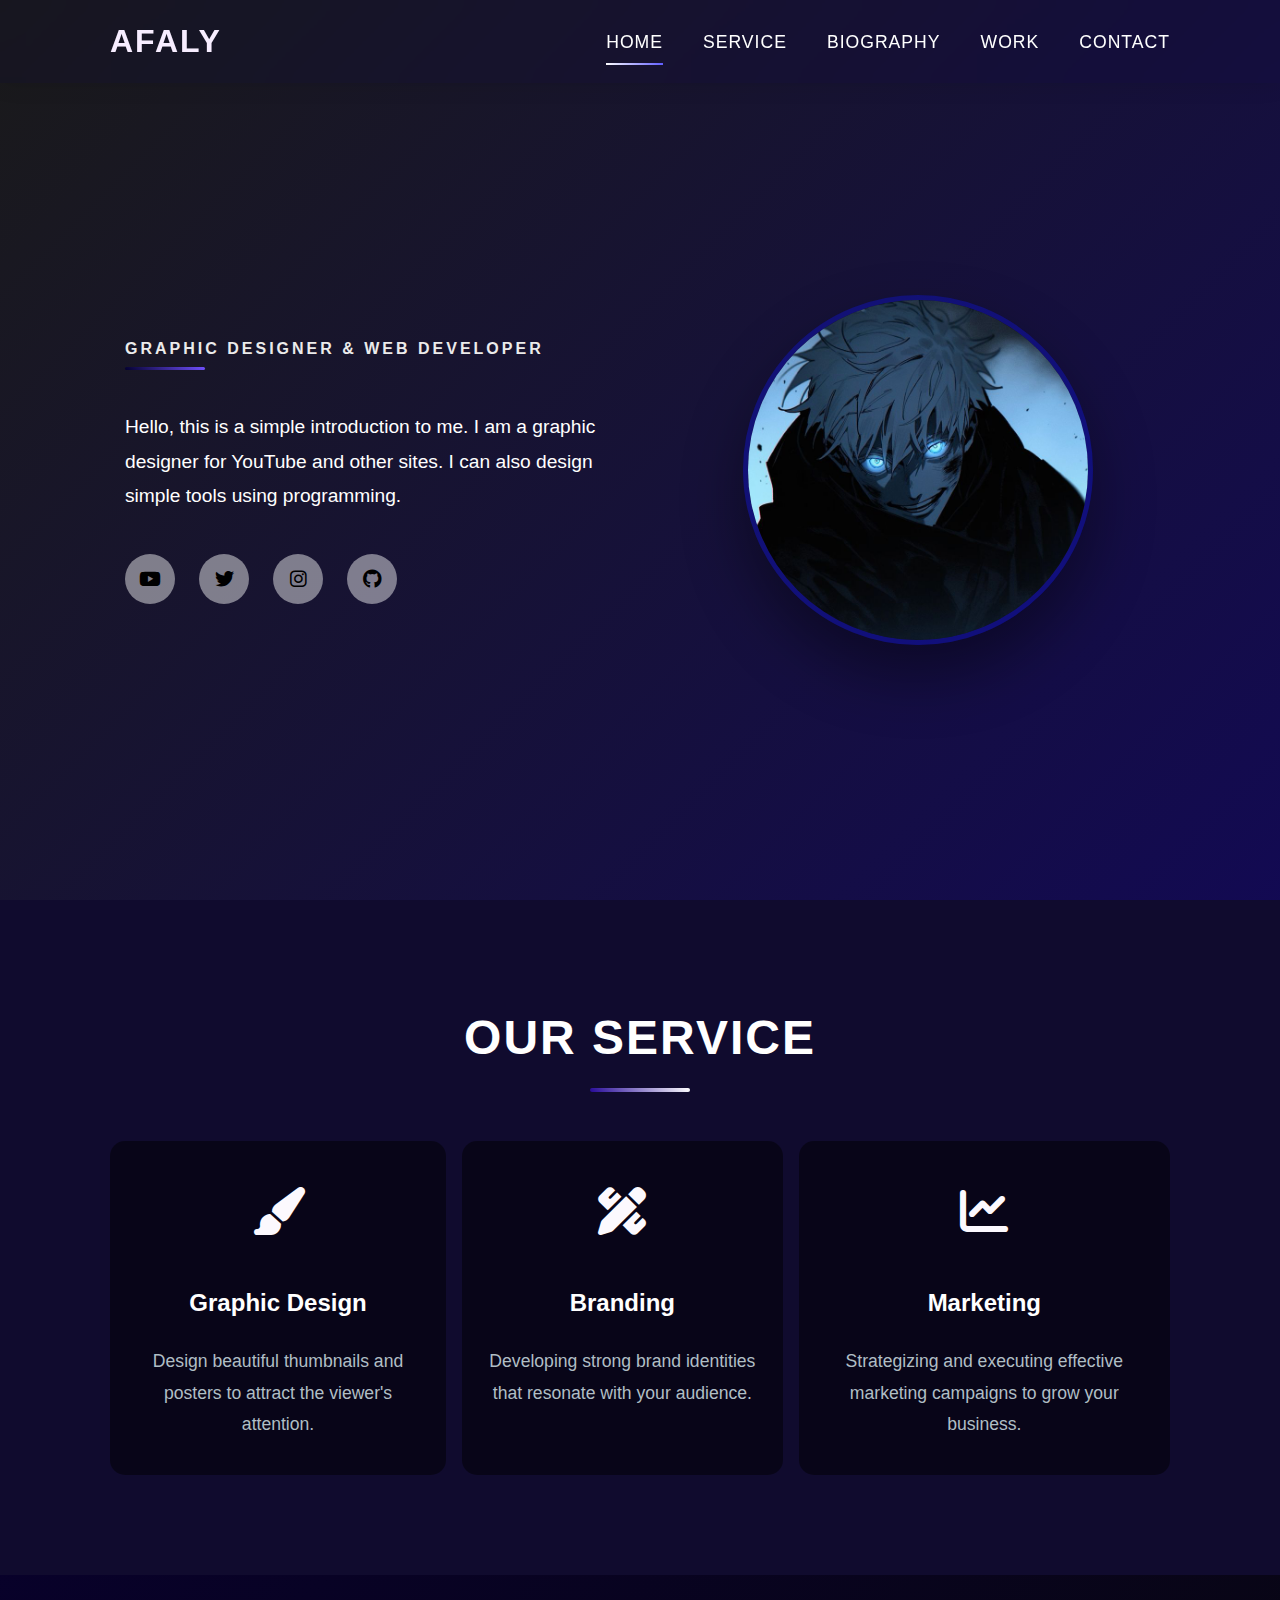
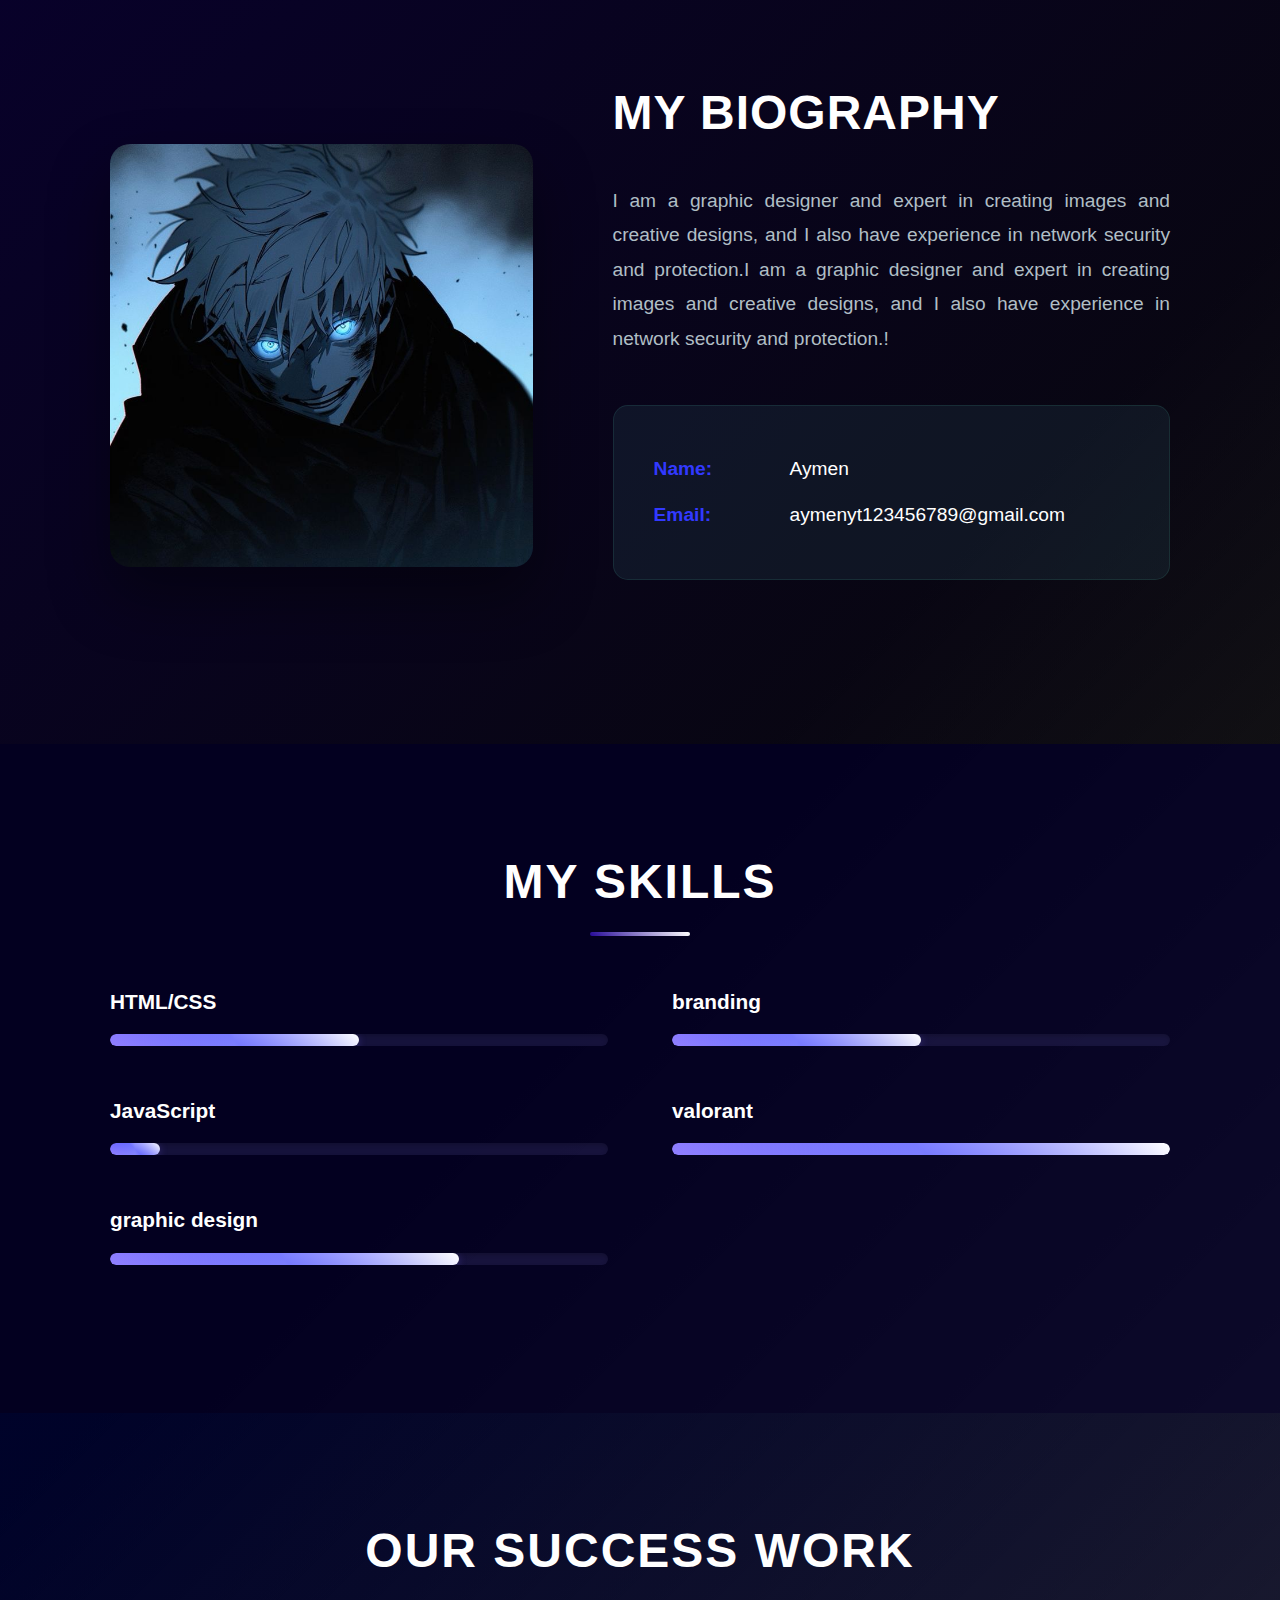
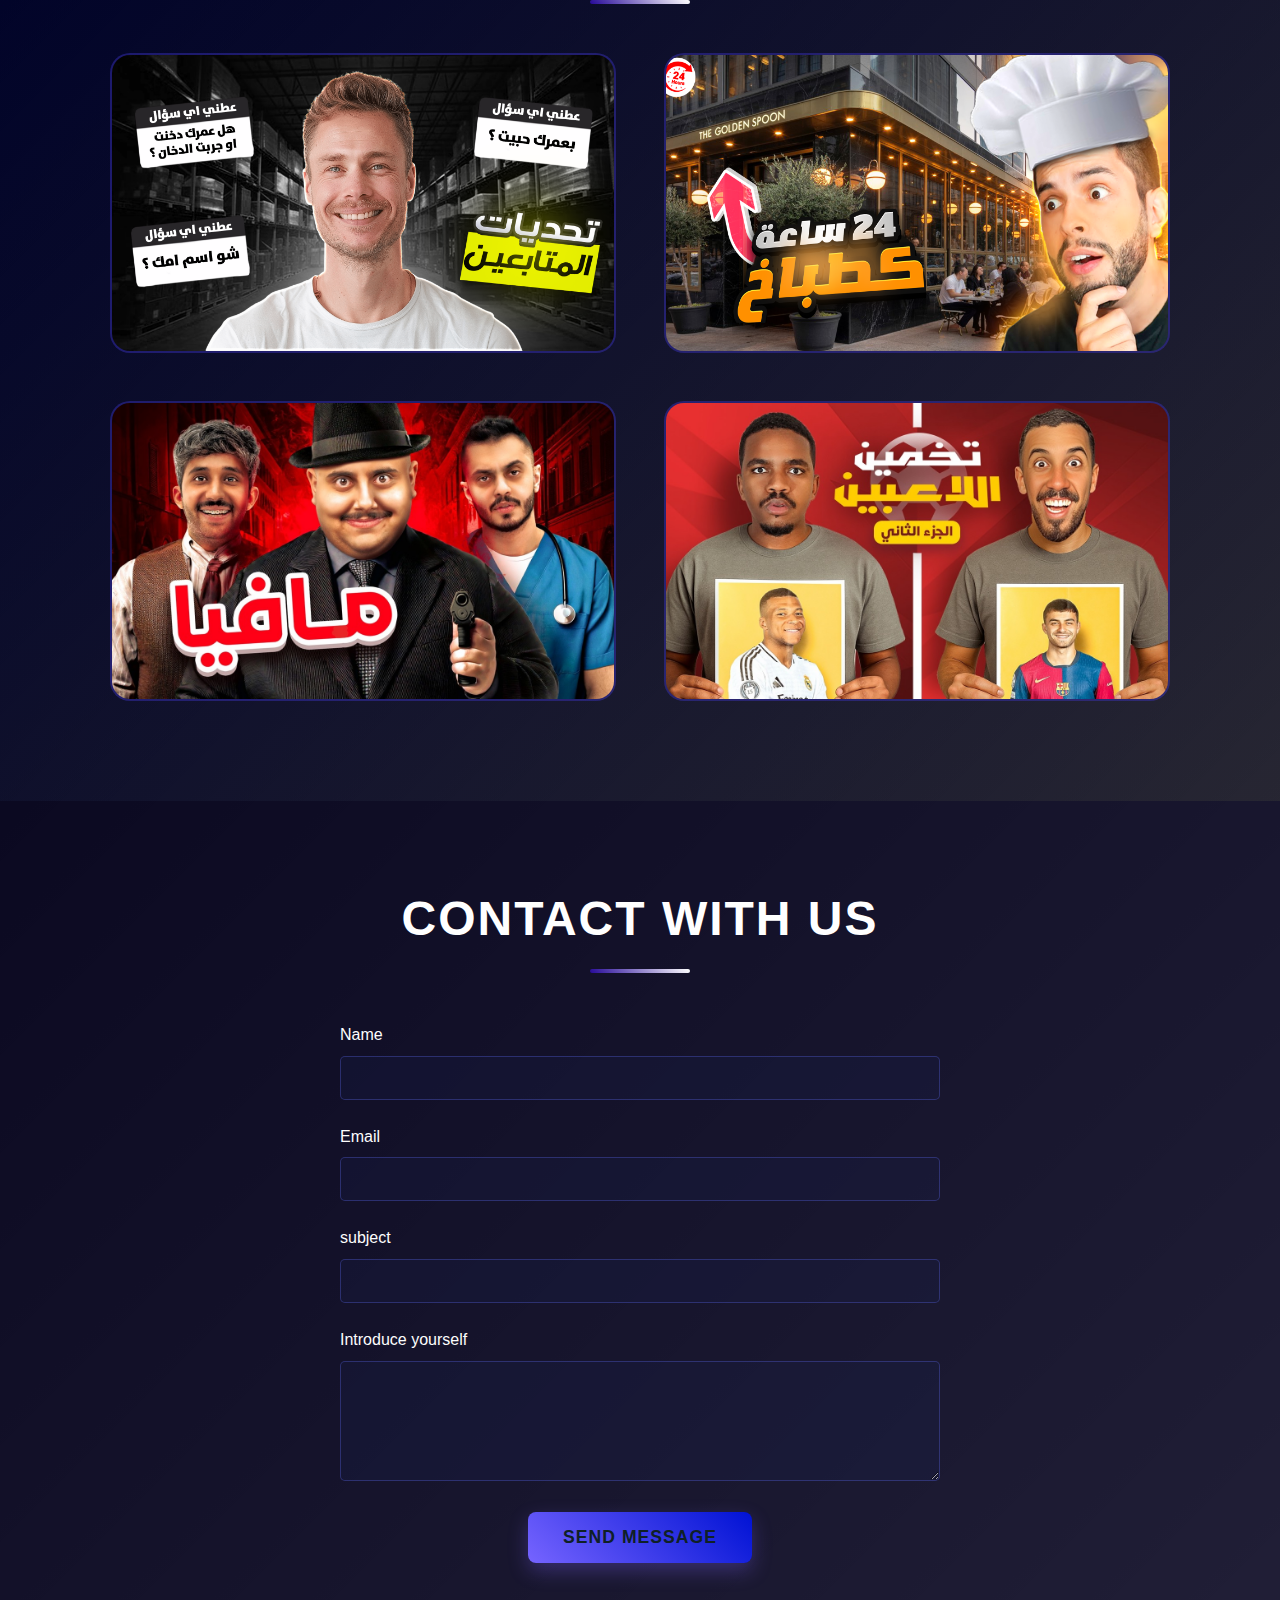
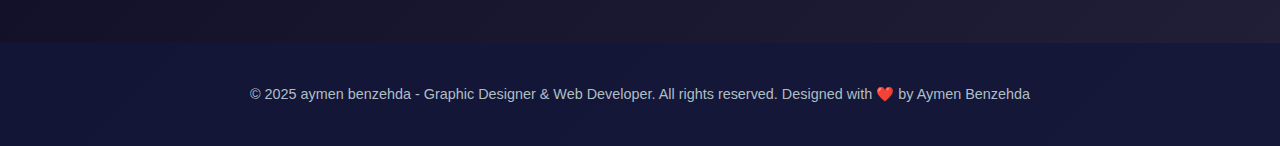
<file: index.html>
<!DOCTYPE html>
<html lang="id">
  <head>
    <meta charset="UTF-8" />
    <meta name="viewport" content="width=device-width, initial-scale=1.0" />
    <title>AFALY PORTFOLIO</title>
    <link
      rel="stylesheet"
      href="https://cdnjs.cloudflare.com/ajax/libs/font-awesome/6.0.0/css/all.min.css"
    />
    <link rel="stylesheet" href="styles.css" />
  </head>
  <body>
    <header>
      <div class="container">
        <nav class="nav-container">
          <div class="logo">AFALY</div>
          <ul class="nav-links">
            <li><a href="#home">Home</a></li>
            <li><a href="#services">Service</a></li>
            <li><a href="#biography">Biography</a></li>
            <li><a href="#portfolio">Work</a></li>
            <li><a href="#contact">Contact</a></li>
          </ul>
        </nav>
      </div>
    </header>

    <section id="home" class="hero">
      <div class="container">
        <div class="hero-content">
          <div class="hero-text">
            <h3>Graphic Designer & Web Developer</h3>
            <h1>AFALY</h1>
            <p> Hello, this is a simple introduction to me. I am a graphic designer for YouTube and other sites. I can also design simple tools using programming.
            <div class="social-links">
              <a href="https://www.youtube.com/@Lethor9" target="_blank"><i class="fab fa-youtube"></i></a>
              <a href="https://x.com/AFL6_ " target="_blank"><i class="fab fa-twitter"></i></a>
              <a href="https://instagram.com/aymen.t5" target="_blank"><i class="fab fa-instagram"></i></a>
              
              <a href="https://github.com/AFALY1" target="_blank"><i class="fab fa-github"></i></a>
            </div>
          </div>
          <div class="hero-image">
            <img
              src="بحفح.jpg"
              alt="Profile"
              class="profile-img"
            />
          </div>
        </div>
      </div>
    </section>

    <section id="services" class="services">
      <div class="container">
        <h2 class="section-title">Our Service</h2>
        <div class="services-grid">
          <div class="service-card">
            <div class="service-icon">
              <i class="fas fa-paint-brush"></i>
            </div>
            <h3>Graphic Design</h3>
            <p>Design beautiful thumbnails and posters to attract the viewer's attention.</p>
          </div>
          <div class="service-card">
            <div class="service-icon">
              <i class="fas fa-pencil-ruler"></i>
            </div>
           
           
            <h3>Branding</h3>
            <p>Developing strong brand identities that resonate with your audience.</p>
          </div>
          <div class="service-card">
            <div class="service-icon">
              <i class="fas fa-chart-line"></i>
            </div>
            <h3>Marketing</h3>
            <p>Strategizing and executing effective marketing campaigns to grow your business.</p>
          </div>

        </div>
      </div>
    </section>

    <section id="biography" class="biography">
      <div class="container">
        <div class="biography-content">
          <div class="biography-image">
            <img
              src="بحفح.jpg"
              alt="Biography"
            />
          </div>
          <div class="biography-text">
            <h2>My Biography</h2>
            <p>
              I am a graphic designer and expert in creating images and creative designs, and I also have experience in network security and protection.I am a graphic designer and expert in creating images and creative designs, and I also have experience in network security and protection.!
            </p>
            <div class="bio-data">
              <div class="bio-column">
                <div class="bio-item">
                  <strong>Name:</strong>
                  <span>Aymen</span>
                </div>
                <div class="bio-item">
                  <strong>Email:</strong>
                  <span>aymenyt123456789@gmail.com</span>
                </div>
              </div>
             
                </div>
              </div>
            </div>
          </div>
        </div>
      </div>
    </section>

    <section id="skills" class="skills">
      <div class="container">
        <h2 class="section-title">My Skills</h2>
        <div class="skills-grid">
          <div class="skill-column">
            <div class="skill-item">
              <h4>HTML/CSS</h4>
              <div class="skill-bar">
                <div class="skill-progress" style="width: 10%"></div>
              </div>
            </div>
            <div class="skill-item">
              <h4>JavaScript</h4>
              <div class="skill-bar">
                <div class="skill-progress" style="width: 10%"></div>
              </div>
            </div>
            <div class="skill-item">
              <h4>graphic design</h4>
              <div class="skill-bar">
                <div class="skill-progress" style="width: 70%"></div>
              </div>
            </div>
          </div>
          <div class="skill-column">
            <div class="skill-item">
              <h4>branding</h4>
              <div class="skill-bar">
                <div class="skill-progress" style="width: 95%"></div>
              </div>
            </div>
            <div class="skill-item">
              <h4>valorant</h4>
              <div class="skill-bar">
                <div class="skill-progress" style="width: 100%"></div>
              </div>
            </div>
          </div>
        </div>
      </div>
    </section>

    <section id="portfolio" class="portfolio">
      <div class="container">
        <h2 class="section-title">Our Success Work</h2>
        <div class="portfolio-grid">
          <div class="portfolio-item">
            <img
              src="Untitled-1.png"
              alt="Project 1"
            />
            <div class="portfolio-overlay">
              <h4>Project One</h4>
            </div>
          </div>
          <div class="portfolio-item">
            <img
              src="Untitled-15.png"
              alt="Project 2"
            />
            <div class="portfolio-overlay">
              <h4>Project Two</h4>
            </div>
          </div>
          <div class="portfolio-item">
            <img
              src="maxresdefault-1749490212.jpg"
              alt="Project 3"
            />
            <div class="portfolio-overlay">
              <h4>Project Three</h4>
            </div>
          </div>
          <div class="portfolio-item">
            <img
              src="فغغغ.jpg"
              alt="Project 4"
            />
            <div class="portfolio-overlay">
              <h4>Project Four</h4>
            </div>
          </div>
        </div>
      </div>
    </section>

   
    

    <section id="contact" class="contact">
      <div class="container">
        <h2 class="section-title">Contact with us</h2>
        <form class="contact-form" action="#" method="POST">
          <div class="form-group">
            <label for="name">Name</label>
            <input type="text" id="name" name="name" required />
          </div>
          <div class="form-group">
            <label for="email">Email</label>
            <input type="email" id="email" name="email" required />
          </div>
          <div class="form-group">
            <label for="subject">subject</label>
            <input type="text" id="subject" name="subject" required />
          </div>
          <div class="form-group">
            <label for="message">Introduce yourself</label>
            <textarea id="message" name="message" required></textarea>
          </div>
          <div class="form-submit">
            <button type="submit" class="btn btn-primary">Send Message</button>
          </div>
        </form>
      </div>
    </section>

    <footer>
      <div class="container">
        <div class="footer-text">
          <p>
            &copy; 2025 aymen benzehda - Graphic Designer & Web Developer. All rights reserved. Designed with ❤️ by Aymen Benzehda
          </p>
        </div>
      </div>
    </footer>

    <script src="script.js"></script>
  </body>
</html>
</file>
<file: styles.css>
* {
    margin: 0;
    padding: 0;
    box-sizing: border-box;
}

body {
    font-family: 'Arial', sans-serif;
    background: linear-gradient(135deg, #000000 0%, #000000 50%, #000000bf 100%);
    color: #ffffff;
    line-height: 1.6;
    overflow-x: hidden;
    


}

.container {
    max-width: 1100px;
    margin: 0 auto;
    padding: 0 20px;
}

header {
    background: #07004b20;
    padding: 1rem 0;
    position: fixed;
    width: 100%;
    top: 0;
    z-index: 1000;
    backdrop-filter: blur(10px);
    box-shadow: 0 2px 20px rgba(0, 0, 0, 0.1);
    transition: all 0.3s ease;
}

.nav-container {
    display: flex;
    justify-content: space-between;
    align-items: center;
}

.logo {
    font-size: 2rem;
    font-weight: 900;
    color: #f7edff;
    
    text-transform: uppercase;
    letter-spacing: 2px;
    cursor: pointer;
    transition: all 0.3s ease;
}

.logo:hover {
    color: #ffffff;
    transform: scale(1.05);
}

.nav-links {
    display: flex;
    list-style: none;
    gap: 2.5rem;
}

.nav-links li {
    position: relative;
}

.nav-links a {
    color: #ffffff;
    text-decoration: none;
    font-size: 1.1rem;
    font-weight: 500;
    text-transform: uppercase;
    letter-spacing: 1px;
    padding: 0.5rem 0;
    transition: all 0.3s ease;
    position: relative;
}

.nav-links a::before {
    content: '';
    position: absolute;
    bottom: -5px;
    left: 0;
    width: 0;
    height: 2px;
    background: linear-gradient(45deg, #ffffff, #5e5bff);
    transition: width 0.3s ease;
}

.nav-links a:hover {
    color: #838383;
    transform: translateY(-2px);
}

.nav-links a:hover::before,
.nav-links a.active::before {
    width: 100%;
}

.nav-links a.active {
    color: #ffffff;
}

.hero {
    padding: 140px 0 100px;
    min-height: 100vh;
    display: flex;
    align-items: center;
    background: linear-gradient(135deg, rgb(26, 26, 26), #170c67cc);
}

.hero-content {
    display: flex;
    align-items: center;
    gap: 5rem;
    width: 100%;
}

.hero-text {
    flex: 1;
    max-width: 600px;
}

.hero-text h3 {
    font-size: 1rem;
    letter-spacing: 3px;
    color: #ebebeb;
    margin-bottom: 1.5rem;
    text-transform: uppercase;
    font-weight: 600;
    position: relative;
    display: inline-block;
}

.hero-text h3::after {
    content: '';
    position: absolute;
    bottom: -8px;
    left: 0;
    width: 80px;
    height: 3px;
    background: linear-gradient(45deg, #03002f, #7050fd);
    border-radius: 2px;
}

.hero-text h1 {
    font-size: 4.5rem;
    font-weight: 900;
    margin-bottom: 1.5rem;
    line-height: 1.1;
    background: linear-gradient(45deg, #fcfcfc, #6d6d6d);
    -webkit-background-clip: text;
    -webkit-text-fill-color: transparent;
    background-clip: text;
    text-transform: uppercase;
    letter-spacing: 2px;
}

.hero-text p {
    font-size: 1.2rem;
    margin-bottom: 2.5rem;
    color: #ffffff;
    line-height: 1.8;
    font-weight: 400;
}

.social-links {
    display: flex;
    gap: 1.5rem;
    margin-top: 1rem;
}

.social-links a {
    width: 50px;
    height: 50px;
    border-radius: 50%;
    background: rgba(255, 255, 255, 0.452);
    display: flex;
    align-items: center;
    justify-content: center;
    color: #000000;
    text-decoration: none;
    transition: all 0.3s ease;
    border: 2px solid transparent;
    font-size: 1.2rem;
}

.social-links a:hover {
    background: #1f32ff;
    color: #f9fdff;
    transform: translateY(-5px);
    box-shadow: 0 10px 25px rgba(100, 255, 218, 0.3);
    border-color: #ffffff5a;
}

.hero-image {
    flex: 1;
    display: flex;
    justify-content: center;
    align-items: center;
}

.profile-img {
    width: 350px;
    height: 350px;
    border-radius: 50%;
    border: 5px solid #0d13c272;
    object-fit: cover;
    box-shadow: 0 30px 60px rgba(0, 0, 0, 0.4);
    transition: all 0.3s ease;
    position: relative;
}

.profile-img:hover {
    transform: scale(1.05);
    border-color: #ffffff;
    box-shadow: 0 35px 70px rgba(100, 255, 218, 0.2);
}

.services {
    padding: 100px 0;
    background: #140e3acc;
}

.section-title {
    text-align: center;
    font-size: 3rem;
    margin-bottom: 4rem;
    color: #ffffff;
    font-weight: 800;
    text-transform: uppercase;
    letter-spacing: 2px;
    position: relative;
}

.section-title::after {
    content: '';
    position: absolute;
    bottom: -15px;
    left: 50%;
    transform: translateX(-50%);
    width: 100px;
    height: 4px;
    background: linear-gradient(45deg, #260998, #ffffff);
    border-radius: 2px;
}

.services-grid {
    display: flex;
    justify-content: space-around;
    gap: 1rem;
    margin-top: 2rem;
    flex-wrap: nowrap;
}

.service-card {
    background: rgba(0, 0, 0, 0.475);
    padding: 2rem 1.5rem;
    border-radius: 15px;
    text-align: center;
    transition: all 0.3s ease;
    border: 2px solid transparent;
    position: relative;
    overflow: hidden;
}

.service-card::before {
    content: '';
    position: absolute;
    top: 0;
    left: 0;
    right: 0;
    bottom: 0;
    background: linear-gradient(135deg, rgba(100, 255, 218, 0.1), rgba(255, 255, 255, 0.05));
    opacity: 0;
    transition: opacity 0.3s ease;
}

.service-card:hover {
    transform: translateY(-10px) scale(1.05);
    box-shadow: 0 20px 40px rgba(211, 160, 255, 0.3);
    border-color: #120086;
}

.service-card:hover::before {
    opacity: 1;
}

.service-icon {
    font-size: 3rem;
    color: #fcf9fe;
    margin-bottom: 2rem;
    transition: all 0.3s ease;
    position: relative;
    z-index: 1;
}

.service-card:hover .service-icon {
    color: #ffffff;
    transform: scale(1.1);
}

.service-card h3 {
    font-size: 1.5rem;
    margin-bottom: 1.5rem;
    color: #ffffff;
    font-weight: 700;
    position: relative;
    z-index: 1;
}

.service-card p {
    color: #b0bec5;
    font-size: 1.1rem;
    line-height: 1.8;
    position: relative;
    z-index: 1;
}

.biography {
    padding: 100px 0;
    background: linear-gradient(135deg, rgba(26, 3, 139, 0.3), rgba(43, 38, 55, 0.2));
}

.biography-content {
    display: flex;
    align-items: center;
    gap: 5rem;
}

.biography-image {
    flex: 1;
    position: relative;
}

.biography-image img {
    width: 100%;
    max-width: 500px;
    border-radius: 20px;
    box-shadow: 0 30px 60px rgba(0, 0, 0, 0.4);
    transition: all 0.3s ease;
}

.biography-image img:hover {
    transform: scale(1.02);
    box-shadow: 0 35px 70px rgba(126, 100, 255, 0.2);
}

.biography-text {
    flex: 1;
}

.biography-text h2 {
    font-size: 3rem;
    margin-bottom: 2rem;
    color: #ffffff;
    font-weight: 800;
    text-transform: uppercase;
    letter-spacing: 1px;
}

.biography-text p {
    color: #b0bec5;
    margin-bottom: 3rem;
    font-size: 1.2rem;
    line-height: 1.8;
    text-align: justify;
}

.bio-data {
    display: grid;
    grid-template-columns: 1fr 1fr;
    gap: 1.5rem;
    margin-bottom: 3rem;
    background: rgba(44, 83, 100, 0.2);
    padding: 2rem;
    border-radius: 15px;
    border: 1px solid rgba(100, 255, 218, 0.1);
}

.bio-item {
    display: flex;
    align-items: center;
    gap: 1rem;
    padding: 0.5rem 0;
}

.bio-item strong {
    color: #3239ff;
    min-width: 100px;
    font-weight: 700;
    font-size: 1.1rem;
}

.bio-item span {
    color: #ffffff;
    font-size: 1.1rem;
}

.bio-buttons {
    display: flex;
    gap: 2rem;
    margin-top: 2rem;
}

.btn {
    padding: 15px 35px;
    border: none;
    border-radius: 8px;
    text-decoration: none;
    font-weight: 700;
    font-size: 1.1rem;
    text-transform: uppercase;
    letter-spacing: 1px;
    transition: all 0.3s ease;
    cursor: pointer;
    position: relative;
    overflow: hidden;
}

.btn::before {
    content: '';
    position: absolute;
    top: 0;
    left: -100%;
    width: 100%;
    height: 100%;
    background: linear-gradient(90deg, transparent, rgba(255, 255, 255, 0.2), transparent);
    transition: left 0.5s ease;
}

.btn:hover::before {
    left: 100%;
}

.btn-primary {
    background: linear-gradient(45deg, #7664ff, #0012d4);
    color: #0f2027;
    box-shadow: 0 8px 20px rgba(126, 100, 255, 0.3);
}

.btn-primary:hover {
    background: linear-gradient(45deg, #ffffff, #1a009d);
    transform: translateY(-3px);
    box-shadow: 0 12px 30px rgba(149, 100, 255, 0.4);
}

.btn-secondary {
    background: transparent;
    color: #7964ff;
    border: 2px solid #8064ff;
    box-shadow: 0 8px 20px rgba(100, 255, 218, 0.1);
}

.btn-secondary:hover {
    background: #646eff;
    color: #120f27;
    transform: translateY(-3px);
    box-shadow: 0 12px 30px rgba(100, 159, 255, 0.3);
}

.skills {
    padding: 100px 0;
    background: rgba(5, 0, 54, 0.6);
}

.skills-grid {
    display: grid;
    grid-template-columns: 1fr 1fr;
    gap: 4rem;
    margin-top: 2rem;
}

.skill-item {
    margin-bottom: 3rem;
    position: relative;
}

.skill-item:first-child .skill-progress {
    width: 50% !important;
}

.skill-item h4 {
    margin-bottom: 1rem;
    color: #ffffff;
    font-size: 1.3rem;
    font-weight: 600;
    display: flex;
    justify-content: space-between;
    align-items: center;
}

.skill-item h4::after {
    content: attr(data-percentage);
    color: #7364ff;
    font-size: 1.1rem;
    font-weight: 700;
}

.skill-bar {
    background: rgba(50, 44, 100, 0.4);
    height: 12px;
    border-radius: 10px;
    overflow: hidden;
    position: relative;
    box-shadow: inset 0 2px 4px rgba(0, 0, 0, 0.2);
}

.skill-progress {
    height: 100%;
    background: linear-gradient(45deg, #9180ff, #4144ff, #ffffff);
    border-radius: 10px;
    transition: width 2s ease;
    position: relative;
    box-shadow: 0 2px 8px rgba(126, 100, 255, 0.3);
}

.skill-progress::after {
    content: '';
    position: absolute;
    top: 0;
    left: 0;
    right: 0;
    bottom: 0;
    background: linear-gradient(90deg, transparent, rgba(255, 255, 255, 0.3), transparent);
    animation: shimmer 2s infinite;
}

@keyframes shimmer {
    0% { transform: translateX(-100%); }
    100% { transform: translateX(100%); }
}

.portfolio {
    padding: 100px 0;
    background: linear-gradient(135deg, rgba(0, 9, 139, 0.3), rgba(15, 11, 73, 0.2));
}

.portfolio-grid {
    display: grid;
    grid-template-columns: repeat(auto-fit, minmax(350px, 1fr));
    gap: 3rem;
    margin-top: 2rem;
}

.portfolio-item {
    position: relative;
    overflow: hidden;
    border-radius: 20px;
    height: 300px;
    background: rgba(66, 55, 212, 0.4);
    cursor: pointer;
    transition: all 0.3s ease;
    border: 2px solid transparent;
}

.portfolio-item:hover {
    transform: scale(1.05);
    border-color: #624ae8;
    box-shadow: 0 25px 50px rgba(152, 100, 255, 0.2);
}

.portfolio-item img {
    width: 100%;
    height: 100%;
    object-fit: cover;
    transition: all 0.3s ease;
}

.portfolio-item:hover img {
    transform: scale(1.1);
}

.portfolio-overlay {
    position: absolute;
    top: 0;
    left: 0;
    right: 0;
    bottom: 0;
    background: linear-gradient(135deg, rgba(139, 118, 255, 0.9), rgba(124, 81, 252, 0.8));
    display: flex;
    align-items: center;
    justify-content: center;
    opacity: 0;
    transition: all 0.3s ease;
    backdrop-filter: blur(5px);
}

.portfolio-item:hover .portfolio-overlay {
    opacity: 1;
}

.portfolio-overlay h4 {
    color: #110f27;
    font-size: 1.8rem;
    font-weight: 800;
    text-transform: uppercase;
    letter-spacing: 1px;
    transform: translateY(20px);
    transition: transform 0.3s ease;
}

.portfolio-item:hover .portfolio-overlay h4 {
    transform: translateY(0);
}

.counter {
    padding: 80px 0;
    background: rgba(23, 20, 53, 0.8);
}

.counter-grid {
    display: grid;
    grid-template-columns: repeat(auto-fit, minmax(200px, 1fr));
    gap: 2rem;
}

.counter-item {
    text-align: center;
}

.counter-number {
    font-size: 3rem;
    font-weight: bold;
    color: #ffffff;
    margin-bottom: 0.5rem;
}

.counter-text {
    color: #b0bec5;
    text-transform: uppercase;
    font-size: 0.9rem;
}






.contact {
    padding: 80px 0;
    background: rgba(4, 0, 48, 0.5);
}

.contact-form {
    max-width: 600px;
    margin: 0 auto;
}

.form-group {
    margin-bottom: 1.5rem;
}

.form-group label {
    display: block;
    margin-bottom: 0.5rem;
    color: #fdfdfd;
}

.form-group input,
.form-group textarea {
    width: 100%;
    padding: 12px;
    border: 1px solid rgba(100, 113, 255, 0.3);
    border-radius: 5px;
    background: rgba(27, 37, 85, 0.2);
    color: #ffffff;
    font-size: 1rem;
}

.form-group input:focus,
.form-group textarea:focus {
    outline: none;
    border-color: #648bff;
}

.form-group textarea {
    height: 120px;
    resize: vertical;
}

.form-submit {
    text-align: center;
}

footer {
    padding: 40px 0;
    background: rgba(17, 20, 56, 0.9);
    text-align: center;
}

.footer-logos {
    display: flex;
    justify-content: center;
    gap: 2rem;
    margin-bottom: 2rem;
    flex-wrap: wrap;
}

.footer-logo {
    width: auto;
    max-width: 60px;
    height: 60px;
    background: rgba(108, 100, 255, 0.1);
    border-radius: 10px;
    display: flex;
    align-items: center;
    justify-content: center;
    color: #647eff;
    font-size: 1.5rem;
}

.footer-logo img {
    max-width: 100%;
    height: auto;
    object-fit: contain;
}

@media (max-width: 768px) {
    .footer-logo {
        max-width: 40px;
        height: 40px;
    }
}

.footer-text {
    color: #b0bec5;
    font-size: 0.9rem;
}

@media (max-width: 768px) {
    .hero-content {
        display: flex;
        flex-direction: column;
        gap: 2rem;
        text-align: center;
    }

    .hero-text h1 {
        font-size: 2.5rem;
    }

    .hero-text h3 {
        text-align: center;
        width: 100%;
    }

    .social-links {
        justify-content: center;
    }

    .biography-content {
        display: flex;
        flex-direction: column;
        gap: 2rem;
    }

    .skills-grid {
        grid-template-columns: 1fr;
    }

    .bio-data {
        grid-template-columns: 1fr;
    }

    .bio-buttons {
        flex-direction: column;
        align-items: center;
    }

    .nav-links {
        display: none;
    }

    .hamburger {
        display: flex;
    }

    .section-title {
        font-size: 2rem;
    }

    .services-grid {
        flex-direction: column;
        gap: 2rem;
    }

    .service-card {
        width: 100%;
        max-width: 400px;
        margin: 0 auto;
    }

    .portfolio-item img {
        width: 100%;
        height: auto;
    }

    .biography-text h2 {
        font-size: 2rem;
    }

    .biography-text p {
        font-size: 1rem;
    }

    .bio-item strong,
    .bio-item span {
        font-size: 0.9rem;
    }

    .hero-text h3::after {
        display: none;
    }

    .logo {
        text-align: center;
        width: 100%;
    }
}

@media (min-width: 1024px) and (max-width: 1366px) {
    .bio-data {
        grid-template-columns: repeat(3, 1fr);
        gap: 2rem;
        padding: 2.5rem;
        margin-bottom: 4rem;
    }

    .bio-item strong {
        min-width: 120px;
        font-size: 1.2rem;
    }

    .bio-item span {
        font-size: 1.2rem;
    }

    .bio-buttons {
        gap: 3rem;
        margin-top: 3rem;
    }
}

@keyframes fadeInUp {
    from {
        opacity: 0;
        transform: translateY(30px);
    }
    to {
        opacity: 1;
        transform: translateY(0);
    }
}

.fade-in {
    animation: fadeInUp 0.6s ease-out;
}
</file>
